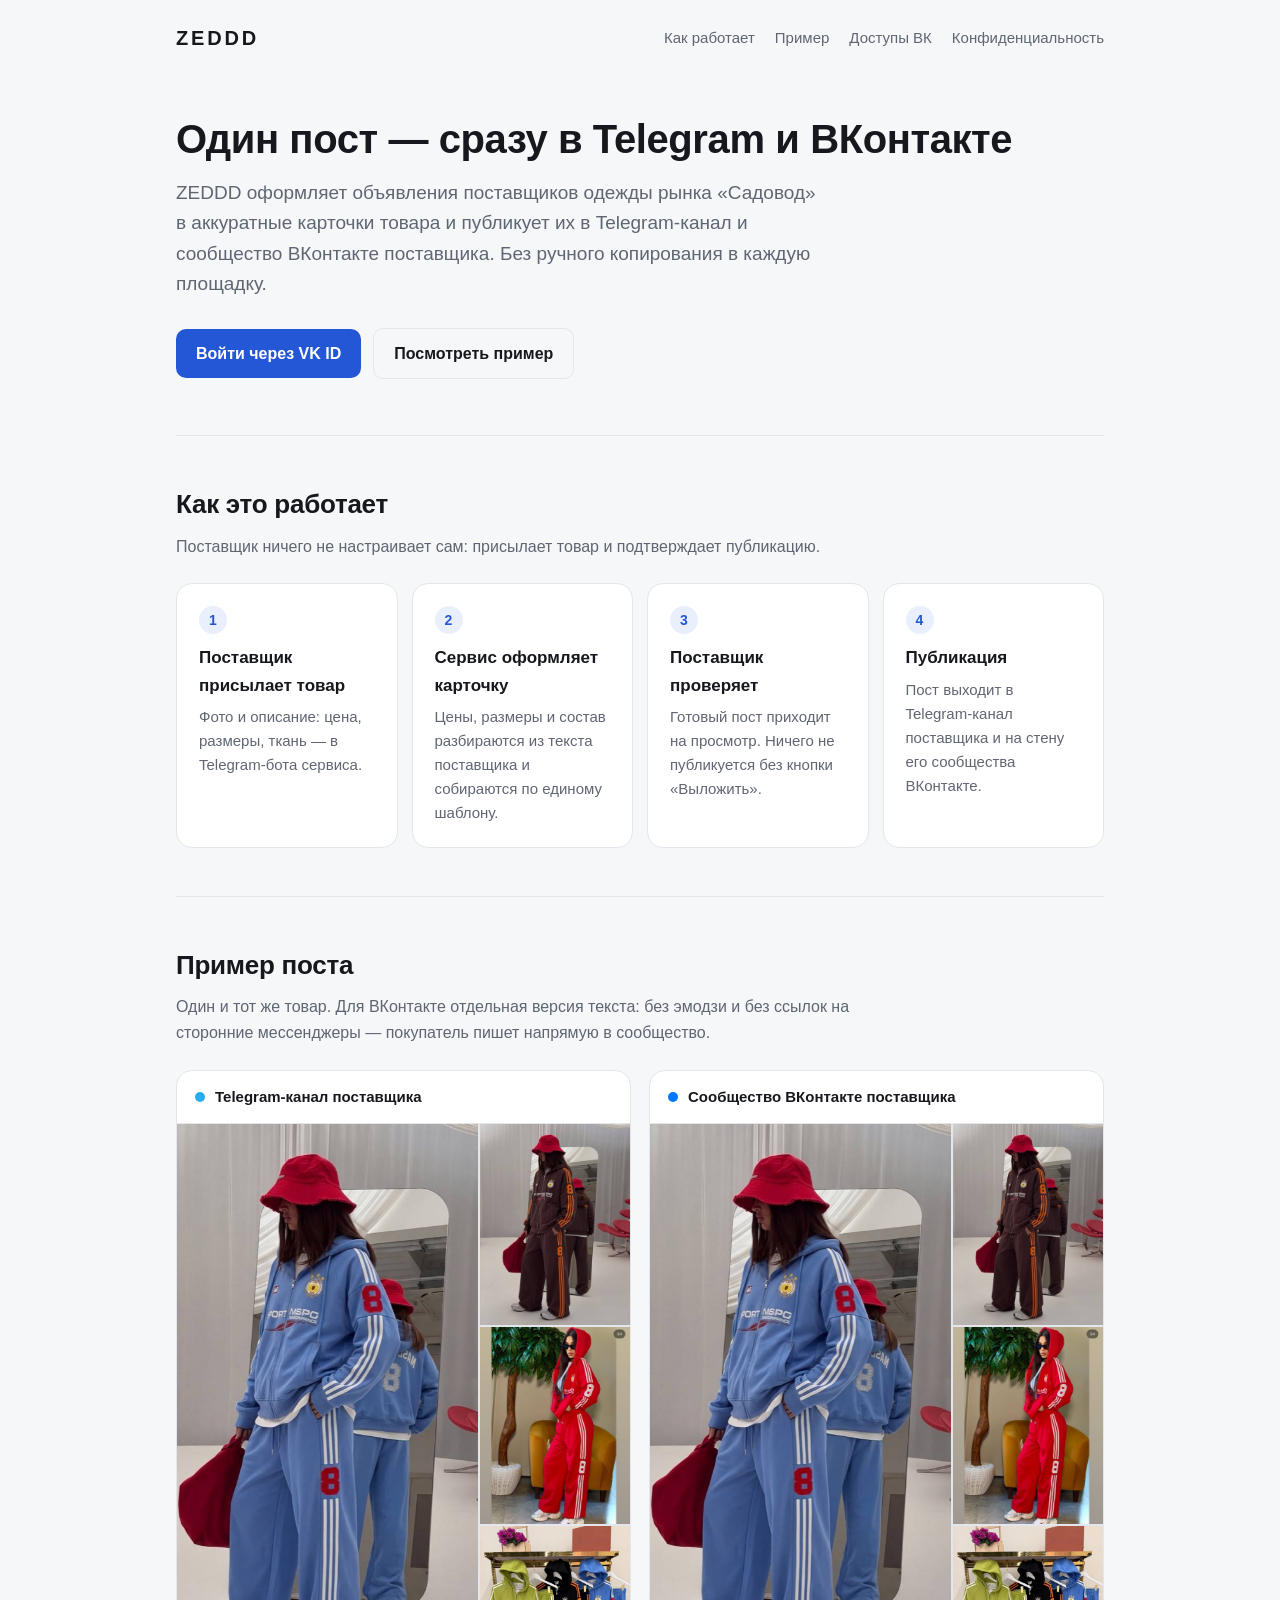
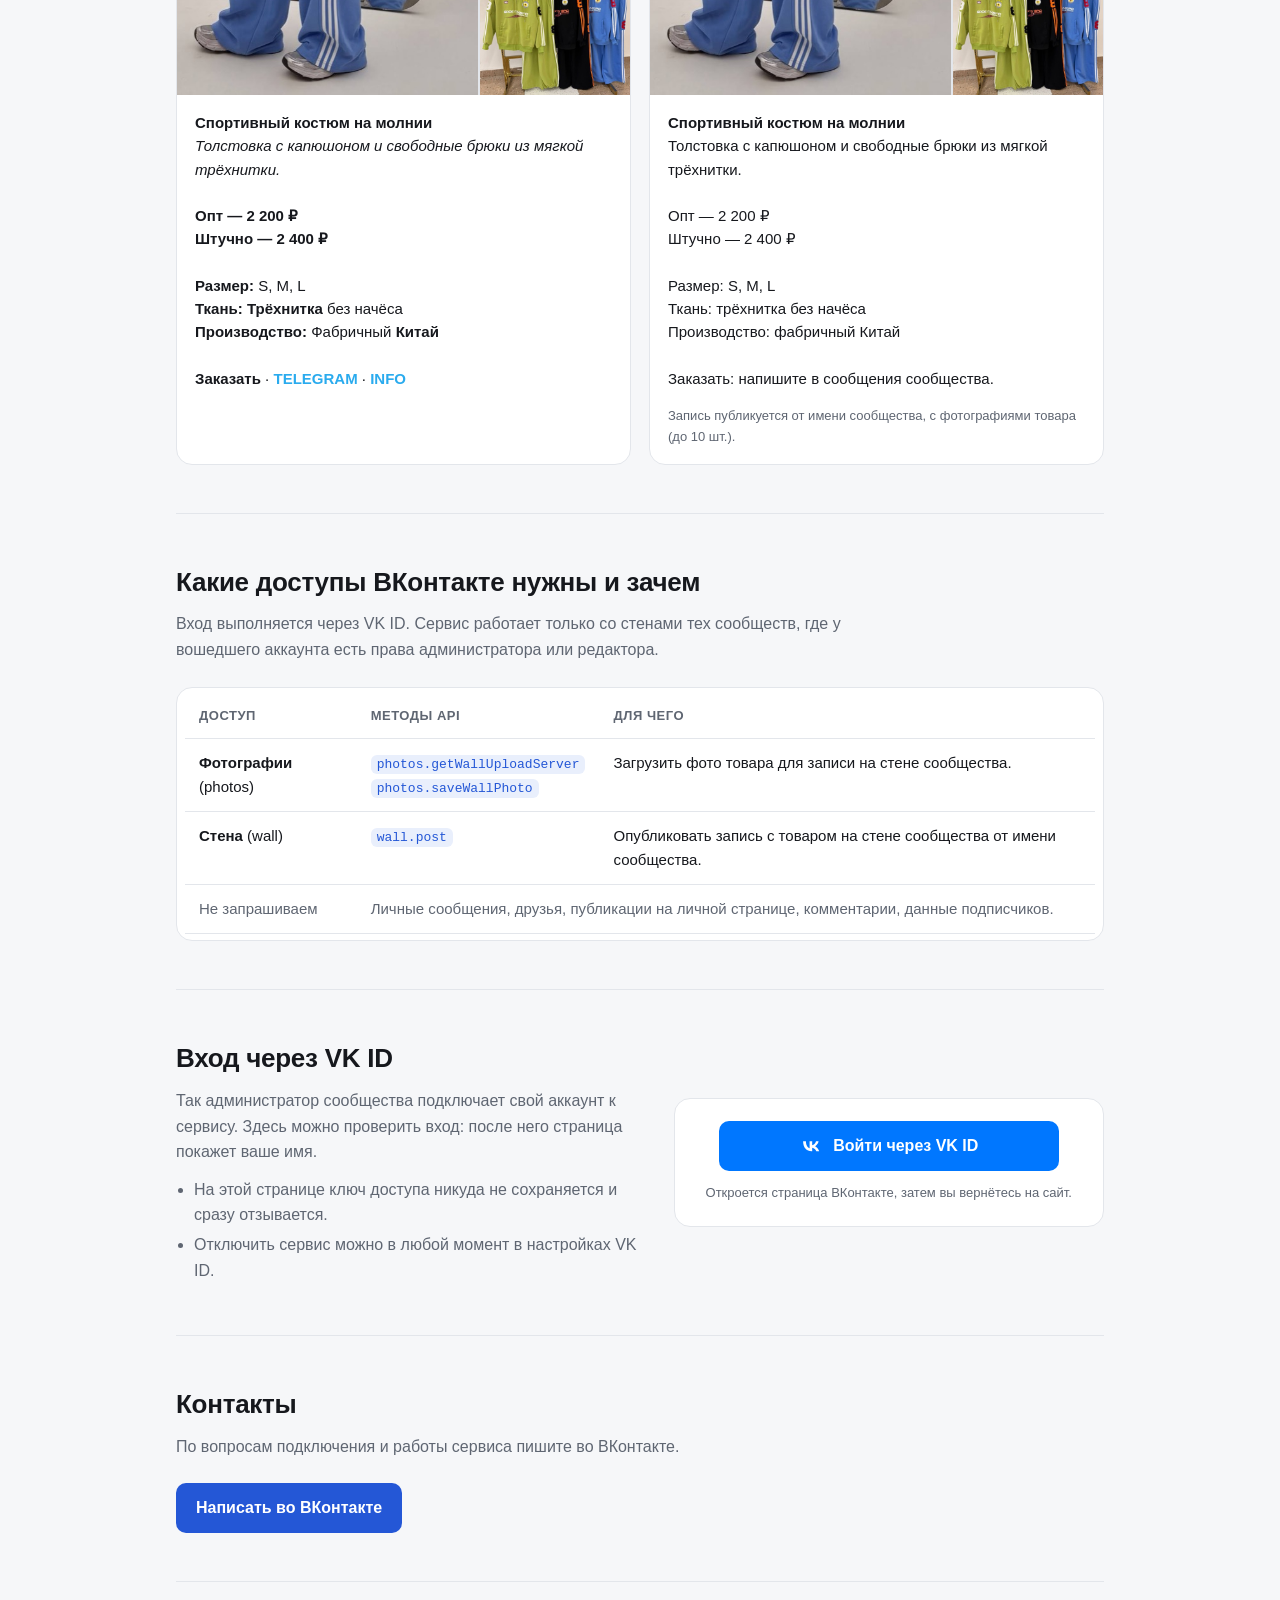
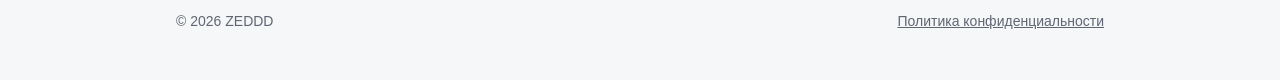
<file: index.html>
<!doctype html>
<html lang="ru">
<head>
<meta charset="utf-8">
<meta name="viewport" content="width=device-width,initial-scale=1">
<title>ZEDDD — публикация товаров в Telegram и ВКонтакте</title>
<meta name="description" content="ZEDDD оформляет карточки товаров поставщиков рынка «Садовод» и публикует их в Telegram-каналы и сообщества ВКонтакте самих поставщиков.">
<link rel="stylesheet" href="style.css?v=3">
</head>
<body>
<div class="wrap">
<header>
  <a class="logo" href="./">ZEDDD</a>
  <nav><a href="#how" class="hide-m">Как работает</a><a href="#example" class="hide-m">Пример</a><a href="#access">Доступы ВК</a><a href="privacy.html">Конфиденциальность</a></nav>
</header>

<div class="hero">
  <h1>Один пост — сразу в Telegram и&nbsp;ВКонтакте</h1>
  <p class="lead">ZEDDD оформляет объявления поставщиков одежды рынка «Садовод» в аккуратные карточки товара и публикует их в Telegram-канал и сообщество ВКонтакте поставщика. Без ручного копирования в каждую площадку.</p>
  <div class="actions">
    <a class="btn" href="#login">Войти через VK ID</a>
    <a class="btn ghost" href="#example">Посмотреть пример</a>
  </div>
</div>

<section id="how">
  <h2>Как это работает</h2>
  <p class="sub">Поставщик ничего не настраивает сам: присылает товар и подтверждает публикацию.</p>
  <div class="grid4">
    <div class="card step"><b>1</b><h3>Поставщик присылает товар</h3><p>Фото и описание: цена, размеры, ткань — в Telegram-бота сервиса.</p></div>
    <div class="card step"><b>2</b><h3>Сервис оформляет карточку</h3><p>Цены, размеры и состав разбираются из текста поставщика и собираются по единому шаблону.</p></div>
    <div class="card step"><b>3</b><h3>Поставщик проверяет</h3><p>Готовый пост приходит на просмотр. Ничего не публикуется без кнопки «Выложить».</p></div>
    <div class="card step"><b>4</b><h3>Публикация</h3><p>Пост выходит в Telegram-канал поставщика и на стену его сообщества ВКонтакте.</p></div>
  </div>
</section>

<section id="example">
  <h2>Пример поста</h2>
  <p class="sub">Один и тот же товар. Для ВКонтакте отдельная версия текста: без эмодзи и без ссылок на сторонние мессенджеры — покупатель пишет напрямую в сообщество.</p>
  <div class="grid2">
    <div class="card post">
      <div class="post-head"><span class="dot" style="background:var(--tg)"></span>Telegram-канал поставщика</div>
      <div class="album"><img src="img/p1.jpg" alt="Спортивный костюм, голубой" loading="lazy"><img src="img/p2.jpg" alt="Спортивный костюм, коричневый" loading="lazy"><img src="img/p3.jpg" alt="Спортивный костюм, красный" loading="lazy"><img src="img/p4.jpg" alt="Все цвета костюма" loading="lazy"></div>
      <div class="caption"><b>Спортивный костюм на молнии</b>
<i>Толстовка с капюшоном и свободные брюки из мягкой трёхнитки.</i>

<b>Опт — 2 200 ₽</b>
<b>Штучно — 2 400 ₽</b>

<b>Размер:</b> S, M, L
<b>Ткань:</b> <b>Трёхнитка</b> без начёса
<b>Производство:</b> Фабричный <b>Китай</b>

<b>Заказать</b> · <span class="lnk">TELEGRAM</span> · <span class="lnk">INFO</span></div>
    </div>
    <div class="card post">
      <div class="post-head"><span class="dot" style="background:var(--vk)"></span>Сообщество ВКонтакте поставщика</div>
      <div class="album"><img src="img/p1.jpg" alt="Спортивный костюм, голубой" loading="lazy"><img src="img/p2.jpg" alt="Спортивный костюм, коричневый" loading="lazy"><img src="img/p3.jpg" alt="Спортивный костюм, красный" loading="lazy"><img src="img/p4.jpg" alt="Все цвета костюма" loading="lazy"></div>
      <div class="caption"><b>Спортивный костюм на молнии</b>
Толстовка с капюшоном и свободные брюки из мягкой трёхнитки.

Опт — 2 200 ₽
Штучно — 2 400 ₽

Размер: S, M, L
Ткань: трёхнитка без начёса
Производство: фабричный Китай

Заказать: напишите в сообщения сообщества.</div>
      <div class="note">Запись публикуется от имени сообщества, с фотографиями товара (до 10 шт.).</div>
    </div>
  </div>
</section>

<section id="access">
  <h2>Какие доступы ВКонтакте нужны и зачем</h2>
  <p class="sub">Вход выполняется через VK ID. Сервис работает только со стенами тех сообществ, где у вошедшего аккаунта есть права администратора или редактора.</p>
  <div class="card" style="padding:6px 8px;overflow-x:auto">
    <table>
      <tr><th>Доступ</th><th>Методы API</th><th>Для чего</th></tr>
      <tr><td><b>Фотографии</b> (photos)</td><td><code>photos.getWallUploadServer</code><br><code>photos.saveWallPhoto</code></td><td>Загрузить фото товара для записи на стене сообщества.</td></tr>
      <tr><td><b>Стена</b> (wall)</td><td><code>wall.post</code></td><td>Опубликовать запись с товаром на стене сообщества от имени сообщества.</td></tr>
      <tr><td class="no">Не запрашиваем</td><td class="no" colspan="2">Личные сообщения, друзья, публикации на личной странице, комментарии, данные подписчиков.</td></tr>
    </table>
  </div>
</section>

<section id="login">
  <div class="login">
    <div>
      <h2>Вход через VK ID</h2>
      <p class="sub" style="margin-bottom:12px">Так администратор сообщества подключает свой аккаунт к сервису. Здесь можно проверить вход: после него страница покажет ваше имя.</p>
      <ul class="clean no">
        <li>На этой странице ключ доступа никуда не сохраняется и сразу отзывается.</li>
        <li>Отключить сервис можно в любой момент в настройках VK ID.</li>
      </ul>
    </div>
    <div class="card" style="text-align:center">
      <button class="vkbtn" id="vkbtn" type="button"><svg width="24" height="24" viewBox="0 0 24 24" aria-hidden="true"><path fill="currentColor" d="M12.8 17.3c-5.5 0-8.6-3.8-8.7-10h2.8c.1 4.6 2.1 6.5 3.7 6.9V7.3h2.6v4c1.6-.2 3.3-2 3.8-4h2.6c-.4 2.4-2.2 4.2-3.5 4.9 1.3.6 3.3 2.2 4.1 5.1h-2.9c-.6-1.9-2.1-3.4-4.1-3.6v3.6h-.4z"/></svg>Войти через VK ID</button>
      <div class="err" id="err"></div>
      <p class="no" style="font-size:13px;margin:12px 0 0">Откроется страница ВКонтакте, затем вы вернётесь на сайт.</p>
    </div>
  </div>
</section>

<section id="contact">
  <h2>Контакты</h2>
  <p class="sub">По вопросам подключения и работы сервиса пишите во ВКонтакте.</p>
  <a class="btn" href="https://vk.com/id691106140" target="_blank" rel="noopener">Написать во ВКонтакте</a>
</section>

<footer><span>© 2026 ZEDDD</span><a href="privacy.html">Политика конфиденциальности</a></footer>
</div>

<script src="vk.js"></script>
<script>
document.getElementById('vkbtn').onclick = function () {
  ZEDDD_VK.login().catch(function (e) {
    console.error('VK ID:', e);
    var err = document.getElementById('err');
    err.textContent = 'Не удалось открыть вход ВКонтакте. Попробуйте ещё раз.';
    err.style.display = 'block';
  });
};
</script>
</body>
</html>
</file>
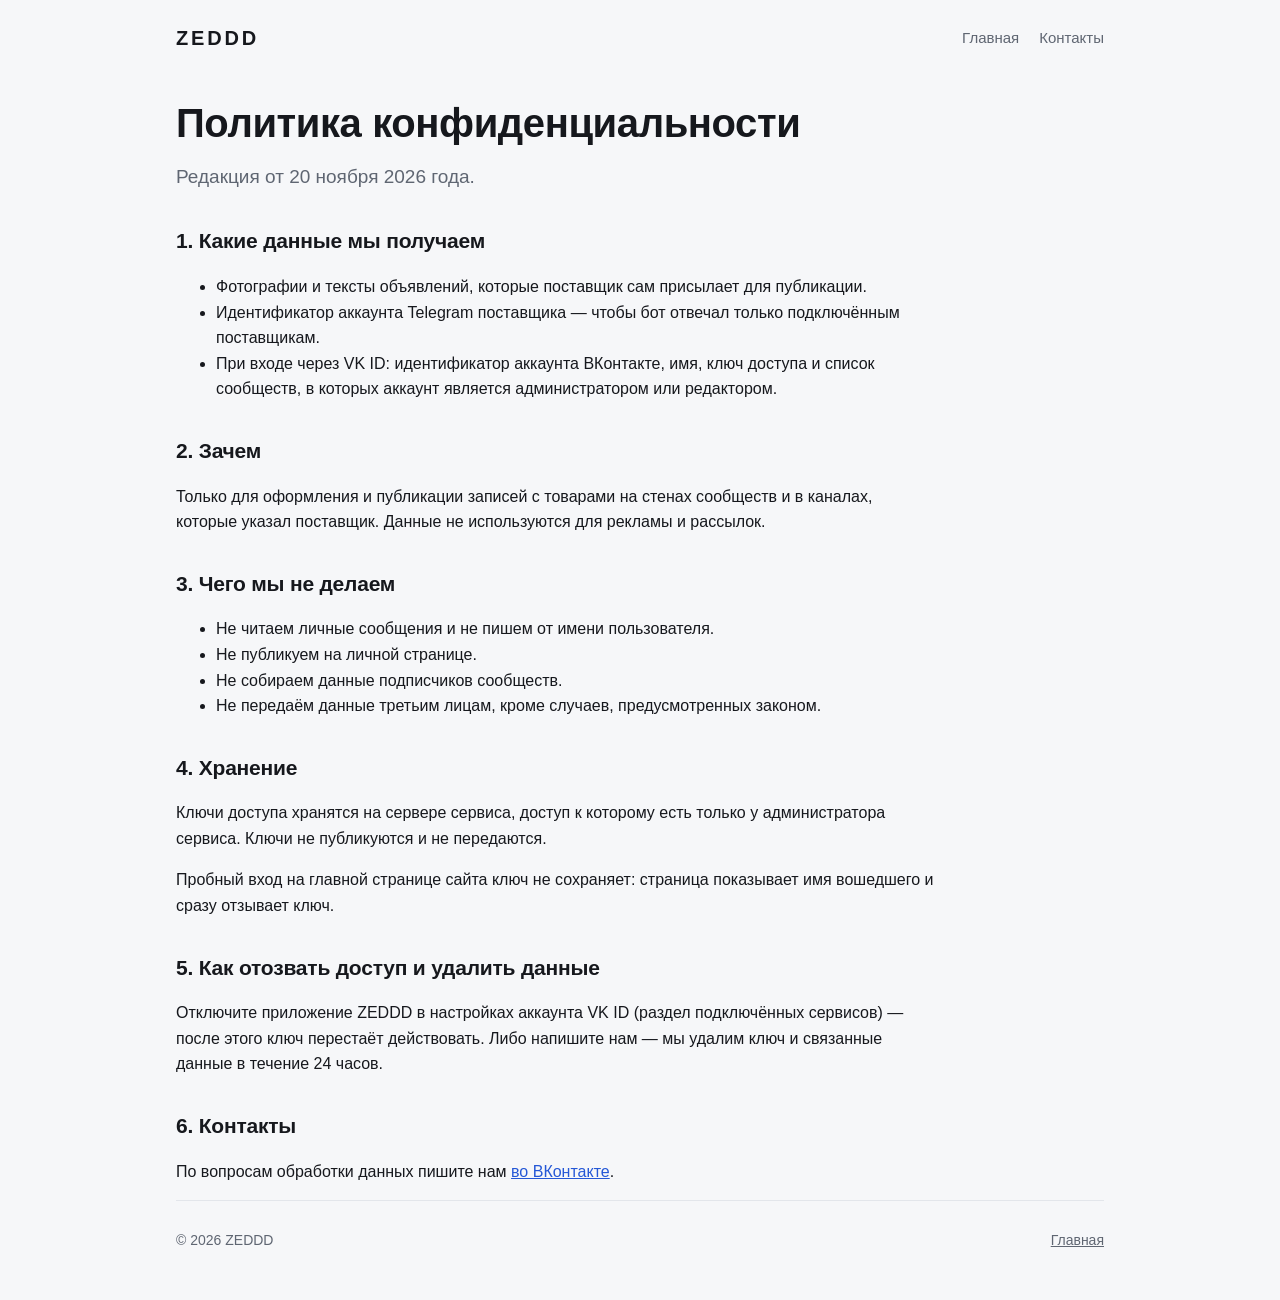
<file: privacy.html>
<!doctype html>
<html lang="ru">
<head>
<meta charset="utf-8">
<meta name="viewport" content="width=device-width,initial-scale=1">
<title>Политика конфиденциальности — ZEDDD</title>
<link rel="stylesheet" href="style.css?v=3">
</head>
<body>
<div class="wrap">
<header>
  <a class="logo" href="./">ZEDDD</a>
  <nav><a href="./">Главная</a><a href="./#contact">Контакты</a></nav>
</header>

<div class="doc">
<h1 style="margin-top:24px">Политика конфиденциальности</h1>
<p class="lead">Редакция от 20 ноября 2026 года.</p>

<h2>1. Какие данные мы получаем</h2>
<ul>
  <li>Фотографии и тексты объявлений, которые поставщик сам присылает для публикации.</li>
  <li>Идентификатор аккаунта Telegram поставщика — чтобы бот отвечал только подключённым поставщикам.</li>
  <li>При входе через VK ID: идентификатор аккаунта ВКонтакте, имя, ключ доступа и список сообществ, в которых аккаунт является администратором или редактором.</li>
</ul>

<h2>2. Зачем</h2>
<p>Только для оформления и публикации записей с товарами на стенах сообществ и в каналах, которые указал поставщик. Данные не используются для рекламы и рассылок.</p>

<h2>3. Чего мы не делаем</h2>
<ul>
  <li>Не читаем личные сообщения и не пишем от имени пользователя.</li>
  <li>Не публикуем на личной странице.</li>
  <li>Не собираем данные подписчиков сообществ.</li>
  <li>Не передаём данные третьим лицам, кроме случаев, предусмотренных законом.</li>
</ul>

<h2>4. Хранение</h2>
<p>Ключи доступа хранятся на сервере сервиса, доступ к которому есть только у администратора сервиса. Ключи не публикуются и не передаются.</p>
<p>Пробный вход на главной странице сайта ключ не сохраняет: страница показывает имя вошедшего и сразу отзывает ключ.</p>

<h2>5. Как отозвать доступ и удалить данные</h2>
<p>Отключите приложение ZEDDD в настройках аккаунта VK ID (раздел подключённых сервисов) — после этого ключ перестаёт действовать. Либо напишите нам — мы удалим ключ и связанные данные в течение 24 часов.</p>

<h2>6. Контакты</h2>
<p id="vk-contact">По вопросам обработки данных пишите нам <a href="https://vk.com/id691106140" target="_blank" rel="noopener">во ВКонтакте</a>.</p>

</div>
<footer><span>© 2026 ZEDDD</span><a href="./">Главная</a></footer>
</div>
</body>
</html>
</file>
<file: style.css>
:root{--bg:#f6f7f9;--card:#fff;--text:#16181d;--muted:#5f6672;--line:#e3e6eb;--accent:#2457d6;--accent-soft:#e9effc;--ok:#1f8a4c;--tg:#2aabee;--vk:#0077ff}
@media (prefers-color-scheme:dark){:root{--bg:#111317;--card:#1a1d23;--text:#eceef2;--muted:#9aa1ad;--line:#2a2e36;--accent:#7a9cff;--accent-soft:#1d2740;--ok:#4cc27e}}
*{box-sizing:border-box}
html{scroll-behavior:smooth}
body{margin:0;background:var(--bg);color:var(--text);font:16px/1.6 -apple-system,BlinkMacSystemFont,"Segoe UI",Roboto,Arial,sans-serif}
.wrap{max-width:960px;margin:0 auto;padding:0 16px}
header{display:flex;justify-content:space-between;align-items:center;padding:22px 0}
.logo{font-weight:800;letter-spacing:.14em;font-size:20px;color:var(--text);text-decoration:none}
nav a{color:var(--muted);text-decoration:none;margin-left:20px;font-size:15px}
nav a:hover{color:var(--text)}
h1{font-size:40px;line-height:1.15;margin:0 0 16px;letter-spacing:-.01em}
h2{font-size:26px;margin:0 0 8px;letter-spacing:-.01em}
h3{font-size:17px;margin:0 0 6px}
.lead{font-size:19px;color:var(--muted);margin:0 0 28px;max-width:640px}
.sub{color:var(--muted);margin:0 0 24px;max-width:680px}
section{padding:48px 0;border-top:1px solid var(--line)}
.hero{padding:40px 0 56px;border-top:0}
.actions{display:flex;gap:12px;flex-wrap:wrap;align-items:center}
.btn{display:inline-block;background:var(--accent);color:#fff;text-decoration:none;padding:12px 20px;border-radius:10px;font-weight:600;border:0;font-size:16px;cursor:pointer}
.btn.ghost{background:transparent;color:var(--text);border:1px solid var(--line)}
.card{background:var(--card);border:1px solid var(--line);border-radius:16px;padding:22px}
.grid2{display:grid;grid-template-columns:1fr 1fr;gap:18px}
.grid4{display:grid;grid-template-columns:repeat(4,1fr);gap:14px}
.step b{display:inline-flex;width:28px;height:28px;border-radius:50%;background:var(--accent-soft);color:var(--accent);align-items:center;justify-content:center;font-size:14px;margin-bottom:10px}
.step p{margin:0;color:var(--muted);font-size:15px}
.post{padding:0;overflow:hidden}
.post-head{display:flex;align-items:center;gap:10px;padding:14px 18px;border-bottom:1px solid var(--line);font-weight:600;font-size:15px}
.dot{width:10px;height:10px;border-radius:50%}
.photo{aspect-ratio:4/5;max-height:340px;width:100%;background:linear-gradient(135deg,#d9dee7,#eef1f5);display:flex;align-items:center;justify-content:center;color:#8a93a3}
.photo img{width:100%;height:100%;object-fit:cover;display:block}
@media (prefers-color-scheme:dark){.photo{background:linear-gradient(135deg,#252a33,#1d2129);color:#5f6672}}
.caption{padding:16px 18px;font-size:15px;line-height:1.55;white-space:pre-line}
.caption .lnk{color:var(--tg);font-weight:600}
.note{font-size:13px;color:var(--muted);padding:0 18px 16px}
table{width:100%;border-collapse:collapse;font-size:15px}
th,td{text-align:left;padding:12px 14px;border-bottom:1px solid var(--line);vertical-align:top}
th{color:var(--muted);font-weight:600;font-size:13px;text-transform:uppercase;letter-spacing:.04em}
code{font:13px/1.4 ui-monospace,SFMono-Regular,Menlo,monospace;background:var(--accent-soft);color:var(--accent);padding:2px 6px;border-radius:6px;white-space:nowrap}
.no{color:var(--muted)}
.login{display:grid;grid-template-columns:1.1fr 1fr;gap:24px;align-items:center}
.who{display:none;align-items:center;gap:14px;margin-top:6px}
.who img{width:52px;height:52px;border-radius:50%;object-fit:cover;background:var(--line)}
.who .ok{color:var(--ok);font-weight:600;font-size:14px}
.err{color:#c4372b;font-size:14px;display:none;margin-top:10px}
ul.clean{padding-left:18px;margin:8px 0 0}
ul.clean li{margin:4px 0}
footer{padding:28px 0 48px;border-top:1px solid var(--line);color:var(--muted);font-size:14px;display:flex;justify-content:space-between;flex-wrap:wrap;gap:8px}
footer a{color:var(--muted)}
a{color:var(--accent)}
.doc{max-width:760px}
.doc h2{font-size:21px;margin:32px 0 8px}
@media (max-width:820px){.grid4{grid-template-columns:1fr 1fr}.login{grid-template-columns:1fr}}
@media (max-width:620px){h1{font-size:30px}.grid2,.grid4{grid-template-columns:1fr}nav a{margin-left:14px}nav a.hide-m{display:none}section{padding:36px 0}}
.album{display:grid;grid-template-columns:2fr 1fr;grid-template-rows:repeat(3,1fr);gap:2px;aspect-ratio:1/1;background:var(--line)}
.album img{width:100%;height:100%;object-fit:cover;display:block}
.album img:first-child{grid-row:1/4}
.vkbtn{display:inline-flex;align-items:center;justify-content:center;gap:10px;width:100%;max-width:340px;background:var(--vk);color:#fff;border:0;border-radius:10px;padding:13px 18px;font-size:16px;font-weight:600;cursor:pointer}
.vkbtn:hover{filter:brightness(1.07)}
</file>
